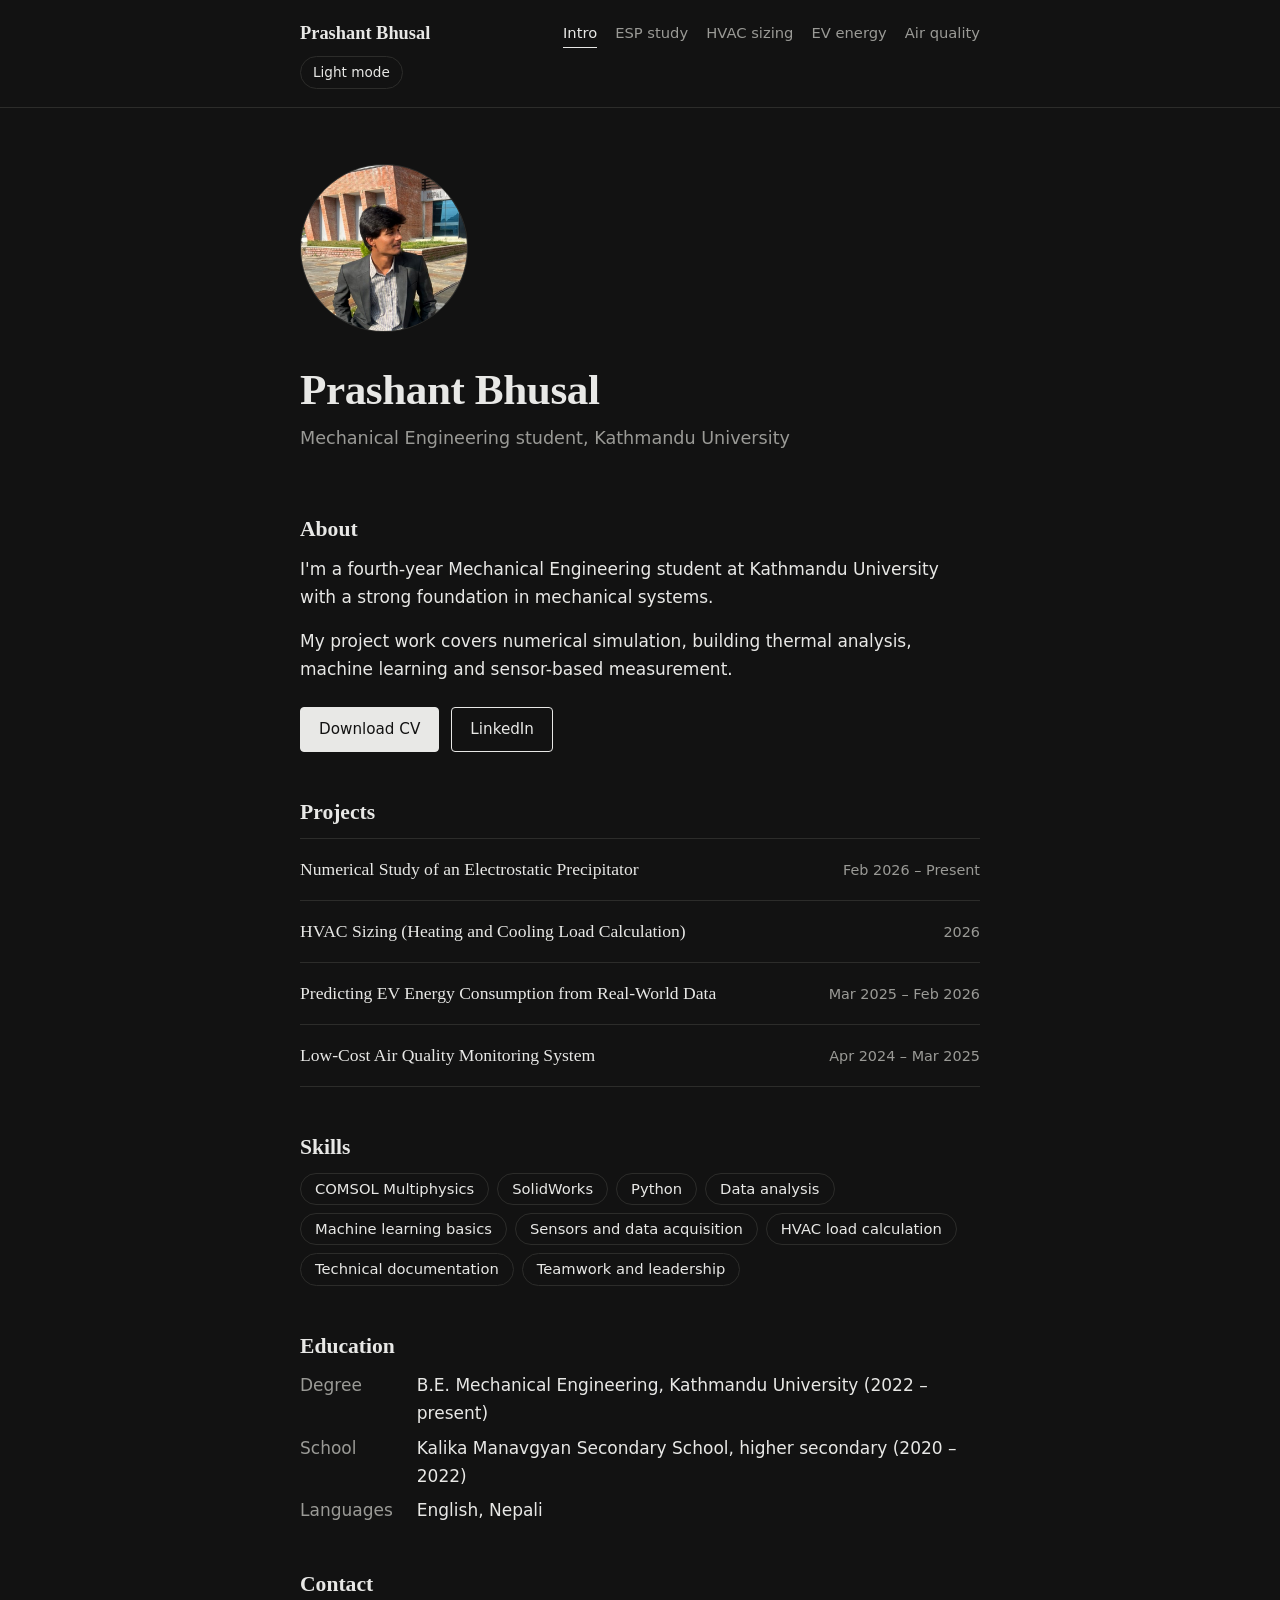
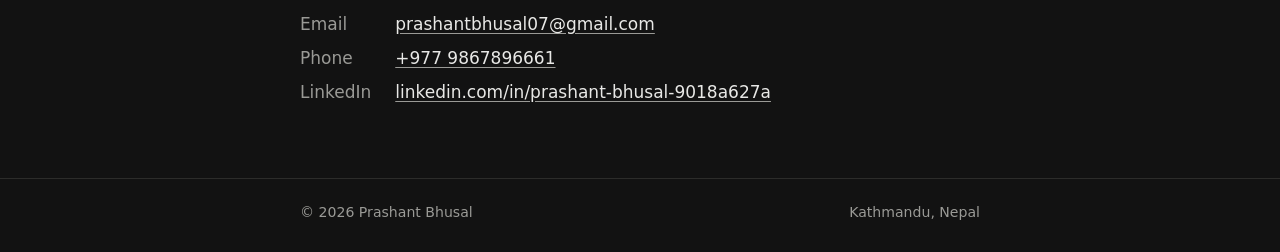
<file: index.html>
<!doctype html><html><head><meta charset=utf8><meta name=viewport content="width=device-width,initial-scale=1,viewport-fit=cover"><style>:root{color-scheme:light;box-sizing:border-box;padding-top:env(safe-area-inset-top,0px);padding-bottom:env(safe-area-inset-bottom,0px)}html{scroll-padding-top:env(safe-area-inset-top,0px)}body{margin:0;padding:0;font:14px -apple-system,BlinkMacSystemFont,sans-serif;background:#fff;color:#000}img{max-width:100%}[hidden]:not([hidden=until-found i]){display:none!important}</style></head><body>
<title>Prashant Bhusal Portfolio</title>
  <meta name="description" content="Prashant Bhusal is a fourth-year Mechanical Engineering student at Kathmandu University with project work in numerical simulation, building thermal analysis, machine learning and sensors.">
  <script>try{var t=localStorage.getItem("theme");if(t==="light"||t==="dark")document.documentElement.setAttribute("data-theme",t)}catch(e){}</script>
  <link rel="stylesheet" href="style.css">
<header class="site-header">
    <div class="wrap">
      <a class="brand" href="index.html">Prashant Bhusal</a>
      <nav class="nav" aria-label="Main">
        <a href="index.html" aria-current="page">Intro</a>
        <a href="project-esp.html">ESP study</a>
        <a href="project-hvac.html">HVAC sizing</a>
        <a href="project-ev.html">EV energy</a>
        <a href="project-air-quality.html">Air quality</a>
      </nav>
      <button class="theme-toggle" id="theme-toggle" type="button">Light mode</button>
    </div>
  </header>

  <main>
    <div class="wrap">
      <section class="hero">
        <div class="portrait">
          <span aria-hidden="true">PB</span>
          <img src="assets/photo.jpg" alt="Portrait of Prashant Bhusal" onerror="this.remove()">
        </div>
        <div>
          <h1>Prashant Bhusal</h1>
          <p class="lead">Mechanical Engineering student, Kathmandu University</p>
        </div>
      </section>

      <h2>About</h2>
      <p>I'm a fourth-year Mechanical Engineering student at Kathmandu University with a strong foundation in mechanical systems.</p>
      <p>My project work covers numerical simulation, building thermal analysis, machine learning and sensor-based measurement.</p>
      <div class="actions">
        <a class="button primary" href="assets/Prashant_Bhusal_CV.pdf">Download CV</a>
        <a class="button" href="https://www.linkedin.com/in/prashant-bhusal-9018a627a/" rel="noopener">LinkedIn</a>
      </div>

      <h2>Projects</h2>
      <ul class="project-list">
        <li><a href="project-esp.html"><span class="p-title">Numerical Study of an Electrostatic Precipitator</span><span class="p-date">Feb 2026 – Present</span></a></li>
        <li><a href="project-hvac.html"><span class="p-title">HVAC Sizing (Heating and Cooling Load Calculation)</span><span class="p-date">2026</span></a></li>
        <li><a href="project-ev.html"><span class="p-title">Predicting EV Energy Consumption from Real-World Data</span><span class="p-date">Mar 2025 – Feb 2026</span></a></li>
        <li><a href="project-air-quality.html"><span class="p-title">Low-Cost Air Quality Monitoring System</span><span class="p-date">Apr 2024 – Mar 2025</span></a></li>
      </ul>

      <h2>Skills</h2>
      <ul class="tags">
        <li>COMSOL Multiphysics</li>
        <li>SolidWorks</li>
        <li>Python</li>
        <li>Data analysis</li>
        <li>Machine learning basics</li>
        <li>Sensors and data acquisition</li>
        <li>HVAC load calculation</li>
        <li>Technical documentation</li>
        <li>Teamwork and leadership</li>
      </ul>

      <h2>Education</h2>
      <dl class="facts">
        <dt>Degree</dt><dd>B.E. Mechanical Engineering, Kathmandu University (2022 – present)</dd>
        <dt>School</dt><dd>Kalika Manavgyan Secondary School, higher secondary (2020 – 2022)</dd>
        <dt>Languages</dt><dd>English, Nepali</dd>
      </dl>

      <h2>Contact</h2>
      <dl class="facts">
        <dt>Email</dt><dd><a href="mailto:prashantbhusal07@gmail.com">prashantbhusal07@gmail.com</a></dd>
        <dt>Phone</dt><dd><a href="tel:+9779867896661">+977 9867896661</a></dd>
        <dt>LinkedIn</dt><dd><a href="https://www.linkedin.com/in/prashant-bhusal-9018a627a/" rel="noopener">linkedin.com/in/prashant-bhusal-9018a627a</a></dd>
      </dl>
    </div>
  </main>

  <footer class="site-footer">
    <div class="wrap">
      <span>© 2026 Prashant Bhusal</span>
      <span>Kathmandu, Nepal</span>
    </div>
  </footer>
  <script src="script.js"></script>

</body></html>
</file>
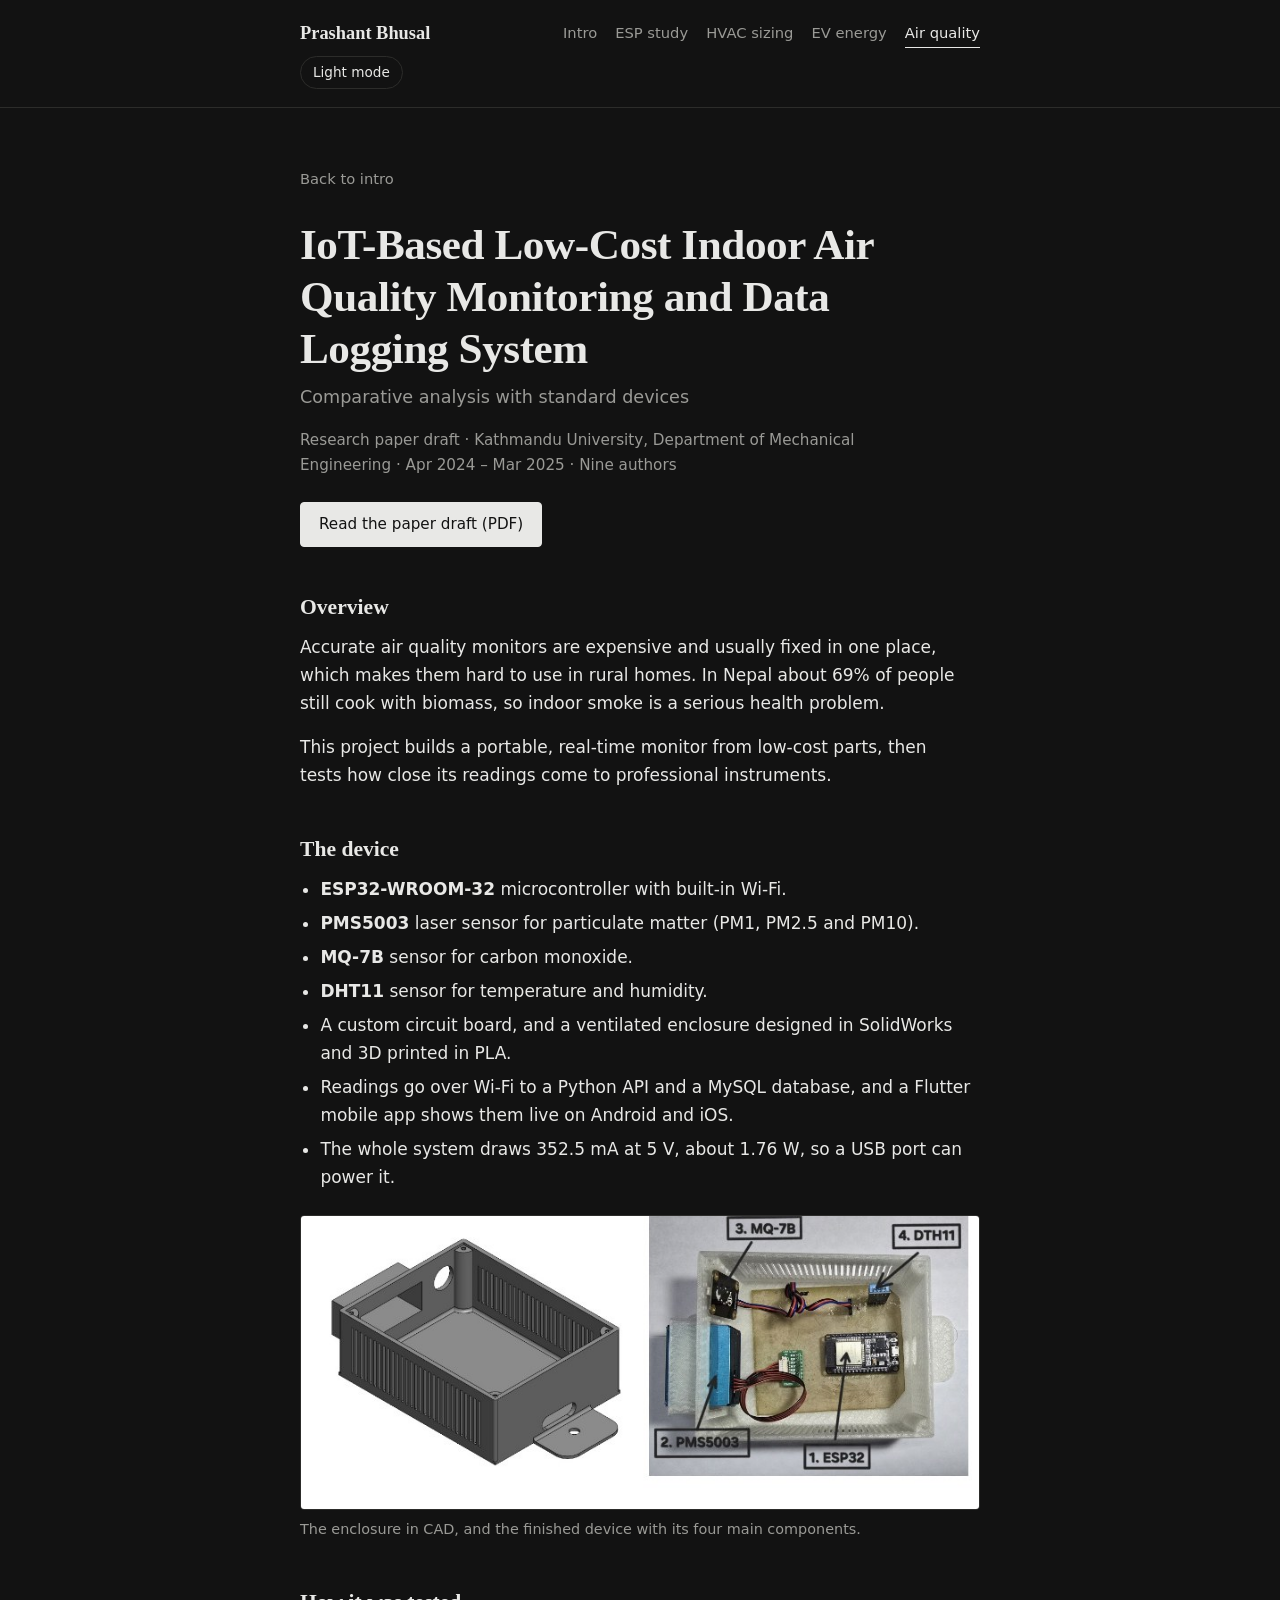
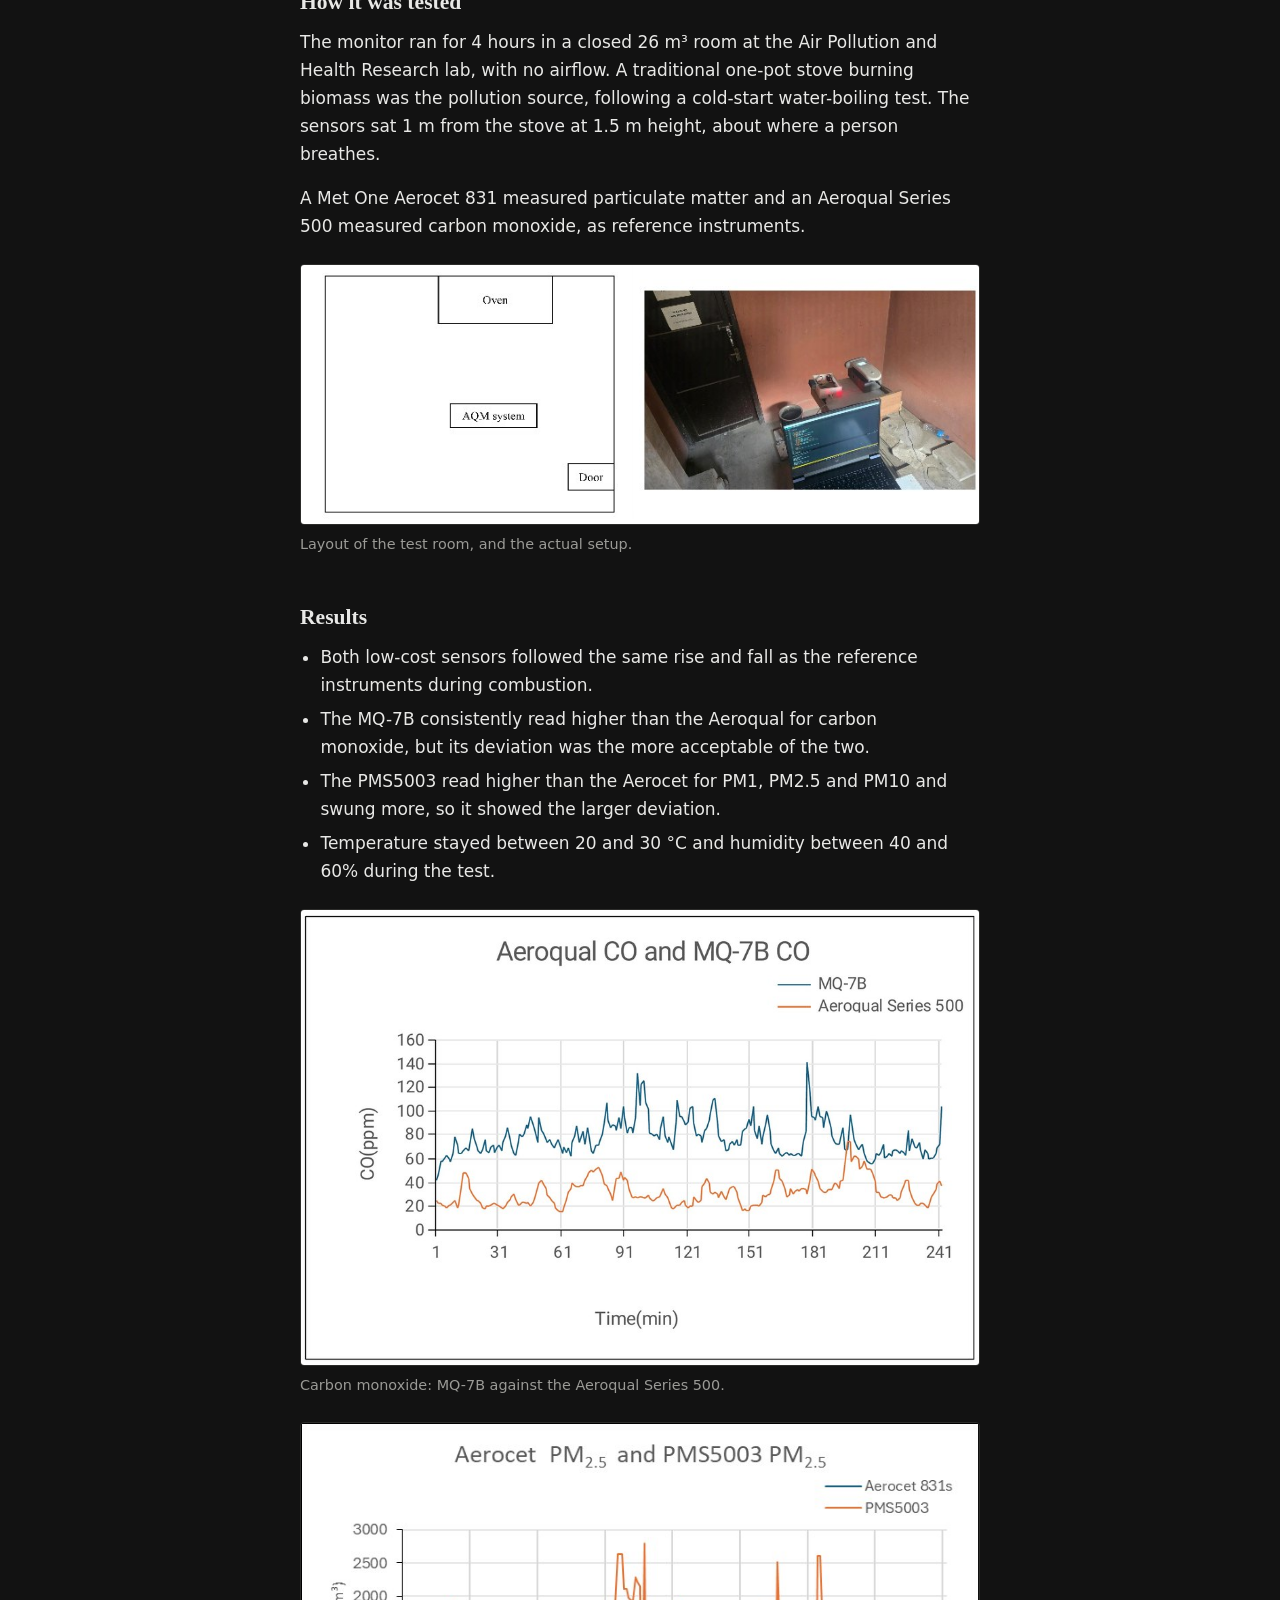
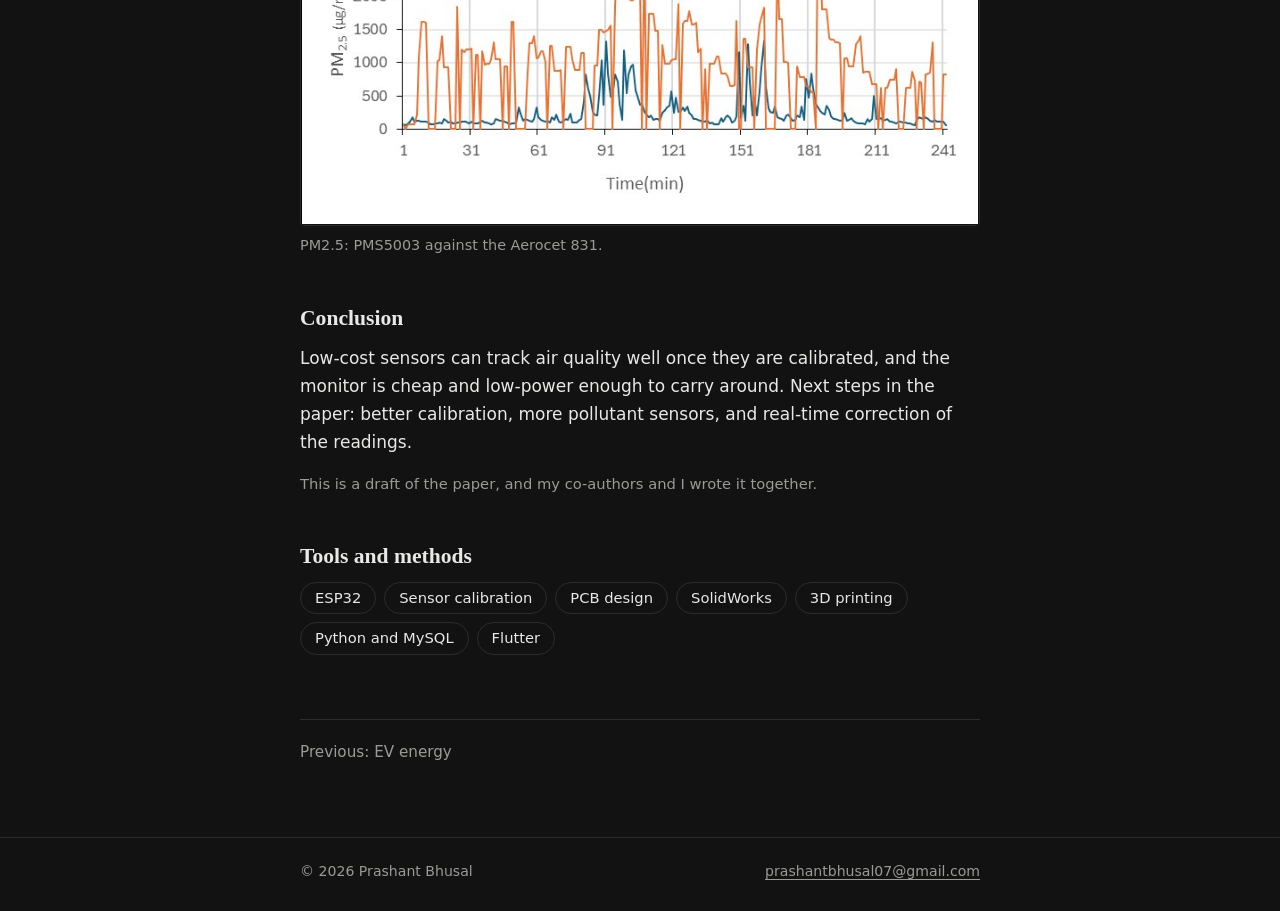
<file: project-air-quality.html>
<!doctype html>
<html lang="en" data-theme="dark">
<head>
  <meta charset="utf-8">
  <meta name="viewport" content="width=device-width, initial-scale=1">
  <title>Low-Cost Air Quality Monitor | Prashant Bhusal</title>
  <meta name="description" content="A portable, low-cost indoor air quality monitor built around an ESP32 and three sensors, tested against standard instruments during biomass cooking.">
  <script>try{var t=localStorage.getItem("theme");if(t==="light"||t==="dark")document.documentElement.setAttribute("data-theme",t)}catch(e){}</script>
  <link rel="stylesheet" href="style.css">
</head>
<body>
  <header class="site-header">
    <div class="wrap">
      <a class="brand" href="index.html">Prashant Bhusal</a>
      <nav class="nav" aria-label="Main">
        <a href="index.html">Intro</a>
        <a href="project-esp.html">ESP study</a>
        <a href="project-hvac.html">HVAC sizing</a>
        <a href="project-ev.html">EV energy</a>
        <a href="project-air-quality.html" aria-current="page">Air quality</a>
      </nav>
      <button class="theme-toggle" id="theme-toggle" type="button">Light mode</button>
    </div>
  </header>

  <main>
    <div class="wrap">
      <a class="back" href="index.html">Back to intro</a>
      <h1>IoT-Based Low-Cost Indoor Air Quality Monitoring and Data Logging System</h1>
      <p class="lead">Comparative analysis with standard devices</p>
      <p class="meta">Research paper draft · Kathmandu University, Department of Mechanical Engineering · Apr 2024 – Mar 2025 · Nine authors</p>
      <div class="actions">
        <a class="button primary" href="assets/Air_Quality_Monitor_Paper.pdf">Read the paper draft (PDF)</a>
      </div>

      <h2>Overview</h2>
      <p>Accurate air quality monitors are expensive and usually fixed in one place, which makes them hard to use in rural homes. In Nepal about 69% of people still cook with biomass, so indoor smoke is a serious health problem.</p>
      <p>This project builds a portable, real-time monitor from low-cost parts, then tests how close its readings come to professional instruments.</p>

      <h2>The device</h2>
      <ul class="plain">
        <li><strong>ESP32-WROOM-32</strong> microcontroller with built-in Wi-Fi.</li>
        <li><strong>PMS5003</strong> laser sensor for particulate matter (PM1, PM2.5 and PM10).</li>
        <li><strong>MQ-7B</strong> sensor for carbon monoxide.</li>
        <li><strong>DHT11</strong> sensor for temperature and humidity.</li>
        <li>A custom circuit board, and a ventilated enclosure designed in SolidWorks and 3D printed in PLA.</li>
        <li>Readings go over Wi-Fi to a Python API and a MySQL database, and a Flutter mobile app shows them live on Android and iOS.</li>
        <li>The whole system draws 352.5 mA at 5 V, about 1.76 W, so a USB port can power it.</li>
      </ul>
      <figure class="fig">
        <img src="assets/aq-device.jpg" alt="CAD model of the enclosure beside a photo of the finished device with the ESP32, PMS5003, MQ-7B and DHT11 labelled" loading="lazy">
        <figcaption>The enclosure in CAD, and the finished device with its four main components.</figcaption>
      </figure>

      <h2>How it was tested</h2>
      <p>The monitor ran for 4 hours in a closed 26 m³ room at the Air Pollution and Health Research lab, with no airflow. A traditional one-pot stove burning biomass was the pollution source, following a cold-start water-boiling test. The sensors sat 1 m from the stove at 1.5 m height, about where a person breathes.</p>
      <p>A Met One Aerocet 831 measured particulate matter and an Aeroqual Series 500 measured carbon monoxide, as reference instruments.</p>
      <figure class="fig">
        <img src="assets/aq-setup.jpg" alt="Floor plan of the test room and a photo of the monitor, laptop and reference instrument in place" loading="lazy">
        <figcaption>Layout of the test room, and the actual setup.</figcaption>
      </figure>

      <h2>Results</h2>
      <ul class="plain">
        <li>Both low-cost sensors followed the same rise and fall as the reference instruments during combustion.</li>
        <li>The MQ-7B consistently read higher than the Aeroqual for carbon monoxide, but its deviation was the more acceptable of the two.</li>
        <li>The PMS5003 read higher than the Aerocet for PM1, PM2.5 and PM10 and swung more, so it showed the larger deviation.</li>
        <li>Temperature stayed between 20 and 30 °C and humidity between 40 and 60% during the test.</li>
      </ul>
      <figure class="fig">
        <img src="assets/aq-co.jpg" alt="Line chart of carbon monoxide readings from the MQ-7B and the Aeroqual Series 500 over 241 minutes" loading="lazy">
        <figcaption>Carbon monoxide: MQ-7B against the Aeroqual Series 500.</figcaption>
      </figure>
      <figure class="fig">
        <img src="assets/aq-pm25.jpg" alt="Line chart of PM2.5 readings from the PMS5003 and the Aerocet 831 over 241 minutes" loading="lazy">
        <figcaption>PM2.5: PMS5003 against the Aerocet 831.</figcaption>
      </figure>

      <h2>Conclusion</h2>
      <p>Low-cost sensors can track air quality well once they are calibrated, and the monitor is cheap and low-power enough to carry around. Next steps in the paper: better calibration, more pollutant sensors, and real-time correction of the readings.</p>
      <p class="note">This is a draft of the paper, and my co-authors and I wrote it together.</p>

      <h2>Tools and methods</h2>
      <ul class="tags">
        <li>ESP32</li>
        <li>Sensor calibration</li>
        <li>PCB design</li>
        <li>SolidWorks</li>
        <li>3D printing</li>
        <li>Python and MySQL</li>
        <li>Flutter</li>
      </ul>

      <nav class="pager" aria-label="Projects">
        <a href="project-ev.html">Previous: EV energy</a>
        <span></span>
      </nav>
    </div>
  </main>

  <footer class="site-footer">
    <div class="wrap">
      <span>© 2026 Prashant Bhusal</span>
      <a href="mailto:prashantbhusal07@gmail.com">prashantbhusal07@gmail.com</a>
    </div>
  </footer>
  <script src="script.js"></script>
</body>
</html>
</file>
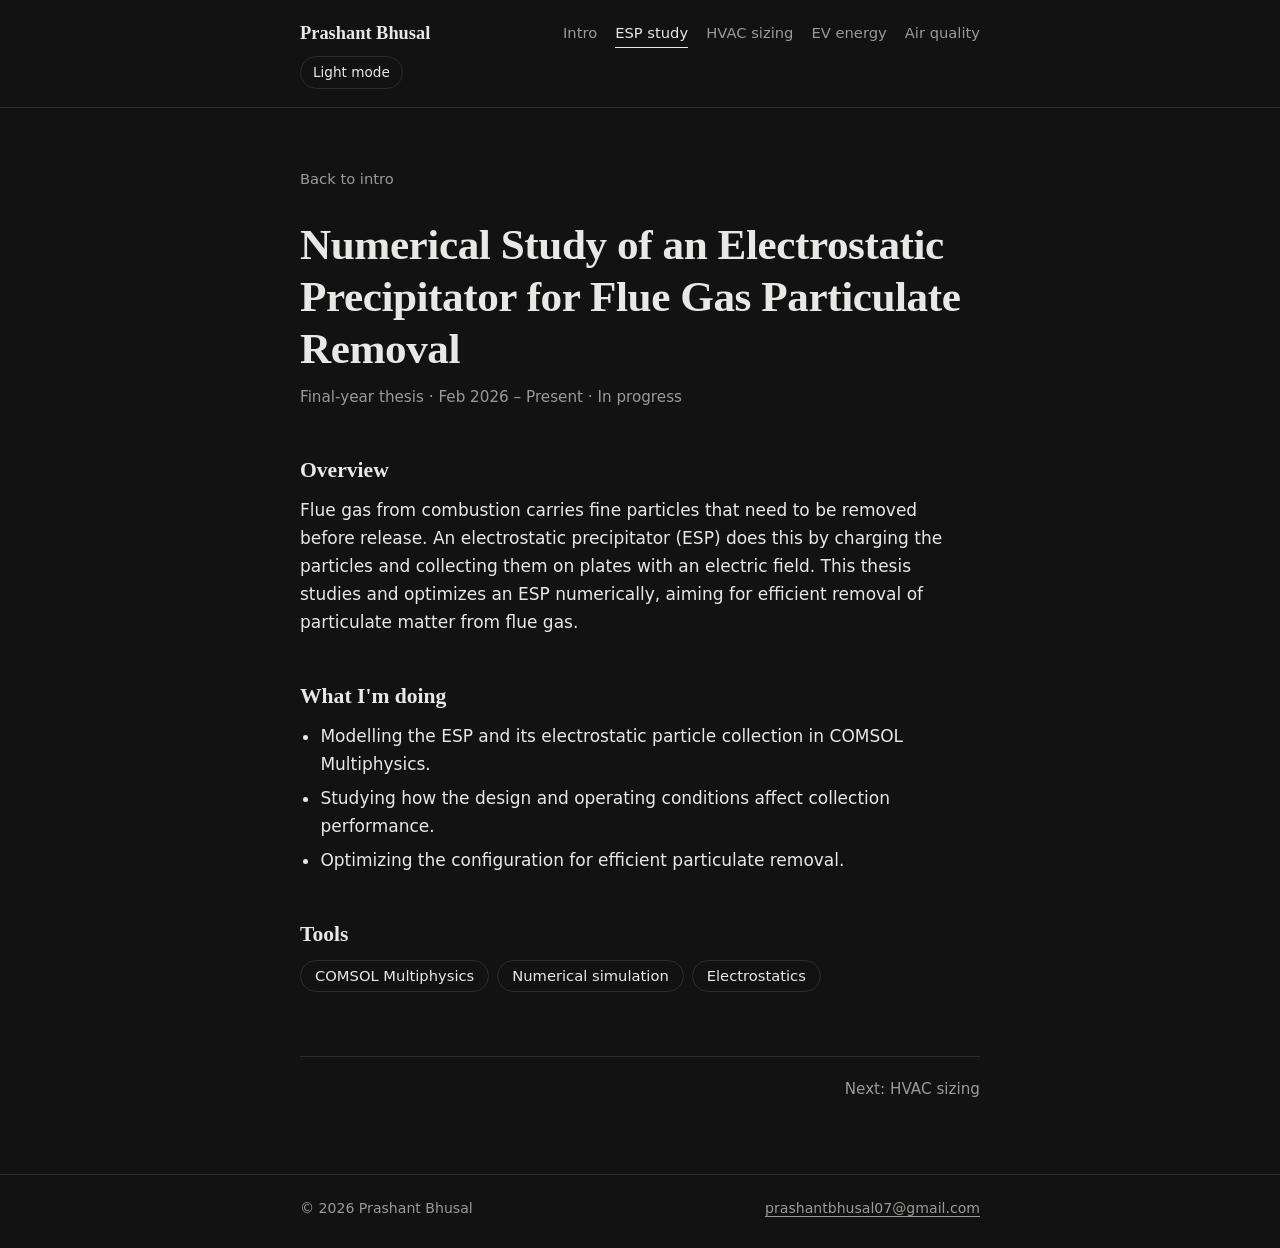
<file: project-esp.html>
<!doctype html>
<html lang="en" data-theme="dark">
<head>
  <meta charset="utf-8">
  <meta name="viewport" content="width=device-width, initial-scale=1">
  <title>Electrostatic Precipitator Study | Prashant Bhusal</title>
  <meta name="description" content="Numerical study and optimization of an electrostatic precipitator for removing particulate matter from flue gas.">
  <script>try{var t=localStorage.getItem("theme");if(t==="light"||t==="dark")document.documentElement.setAttribute("data-theme",t)}catch(e){}</script>
  <link rel="stylesheet" href="style.css">
</head>
<body>
  <header class="site-header">
    <div class="wrap">
      <a class="brand" href="index.html">Prashant Bhusal</a>
      <nav class="nav" aria-label="Main">
        <a href="index.html">Intro</a>
        <a href="project-esp.html" aria-current="page">ESP study</a>
        <a href="project-hvac.html">HVAC sizing</a>
        <a href="project-ev.html">EV energy</a>
        <a href="project-air-quality.html">Air quality</a>
      </nav>
      <button class="theme-toggle" id="theme-toggle" type="button">Light mode</button>
    </div>
  </header>

  <main>
    <div class="wrap">
      <a class="back" href="index.html">Back to intro</a>
      <h1>Numerical Study of an Electrostatic Precipitator for Flue Gas Particulate Removal</h1>
      <p class="meta">Final-year thesis · Feb 2026 – Present · In progress</p>

      <h2>Overview</h2>
      <p>Flue gas from combustion carries fine particles that need to be removed before release. An electrostatic precipitator (ESP) does this by charging the particles and collecting them on plates with an electric field. This thesis studies and optimizes an ESP numerically, aiming for efficient removal of particulate matter from flue gas.</p>

      <h2>What I'm doing</h2>
      <ul class="plain">
        <li>Modelling the ESP and its electrostatic particle collection in COMSOL Multiphysics.</li>
        <li>Studying how the design and operating conditions affect collection performance.</li>
        <li>Optimizing the configuration for efficient particulate removal.</li>
      </ul>

      <h2>Tools</h2>
      <ul class="tags">
        <li>COMSOL Multiphysics</li>
        <li>Numerical simulation</li>
        <li>Electrostatics</li>
      </ul>

      <nav class="pager" aria-label="Projects">
        <span></span>
        <a href="project-hvac.html">Next: HVAC sizing</a>
      </nav>
    </div>
  </main>

  <footer class="site-footer">
    <div class="wrap">
      <span>© 2026 Prashant Bhusal</span>
      <a href="mailto:prashantbhusal07@gmail.com">prashantbhusal07@gmail.com</a>
    </div>
  </footer>
  <script src="script.js"></script>
</body>
</html>
</file>
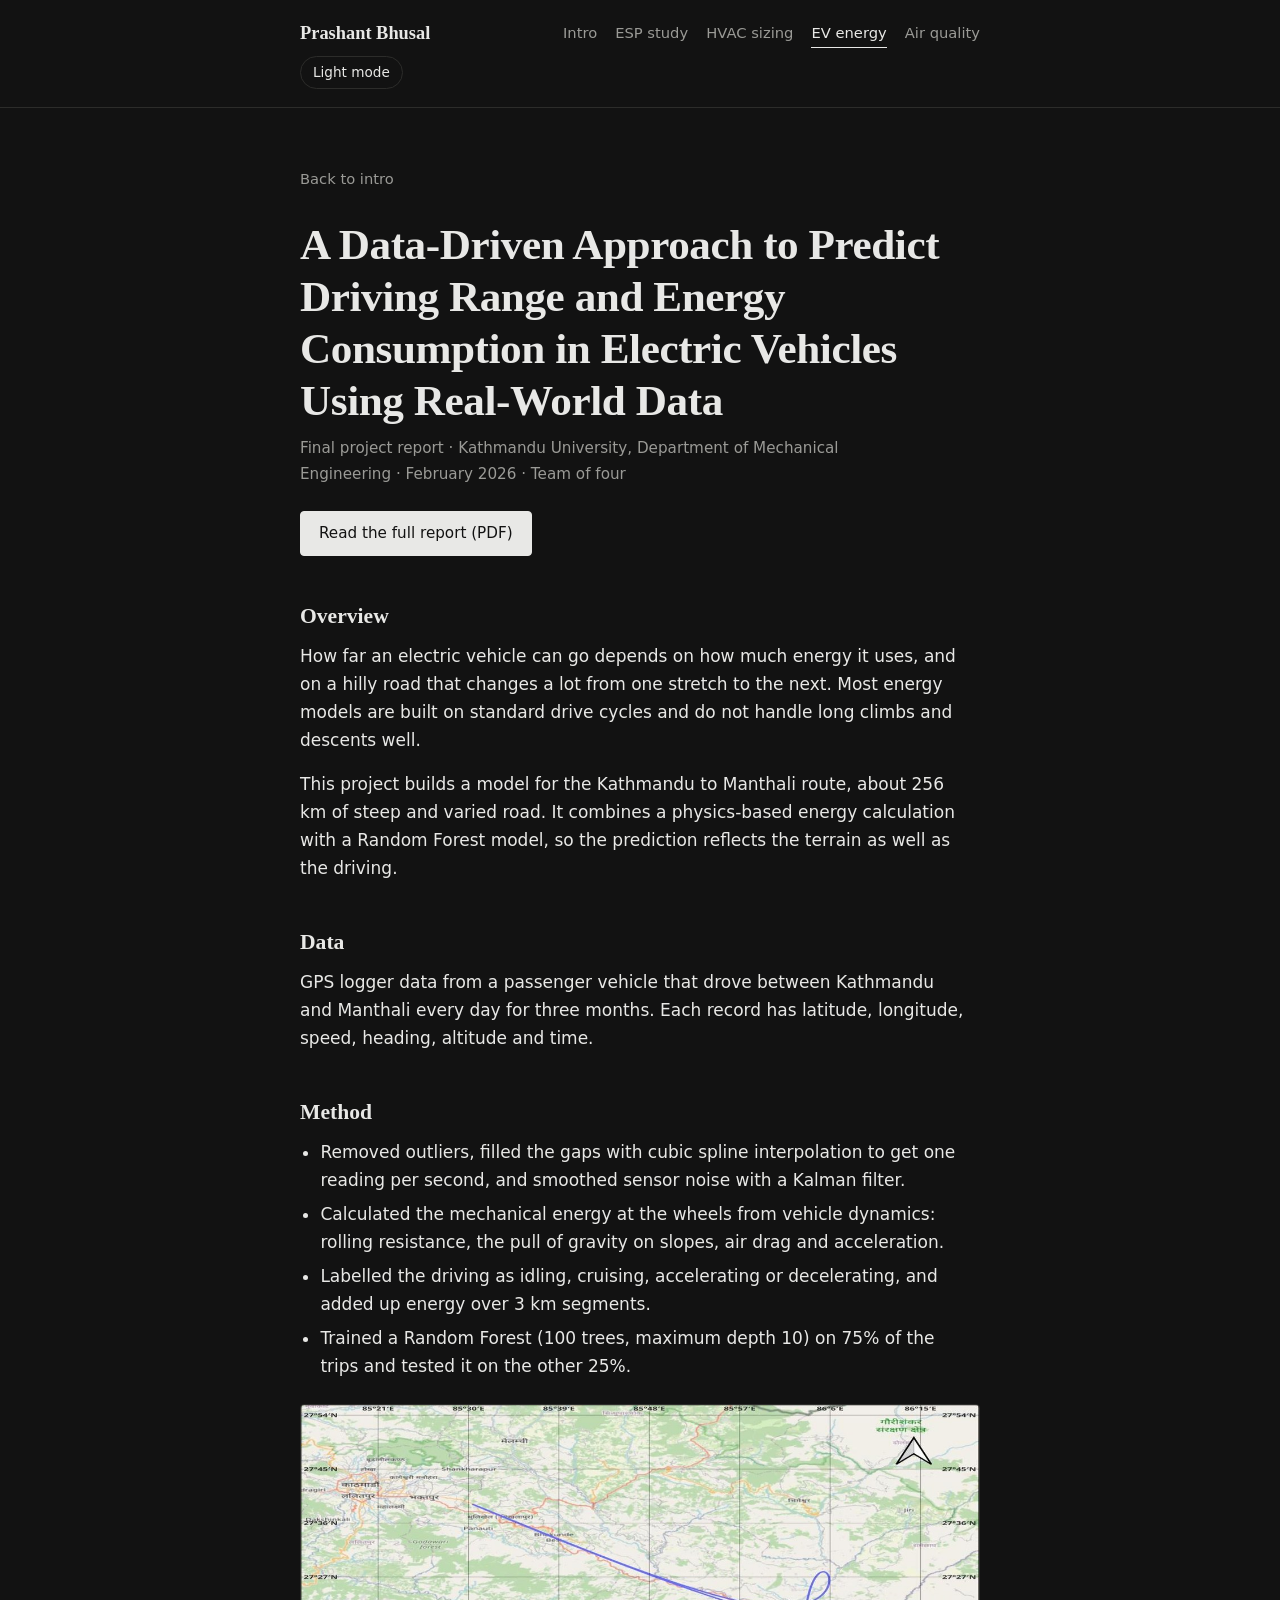
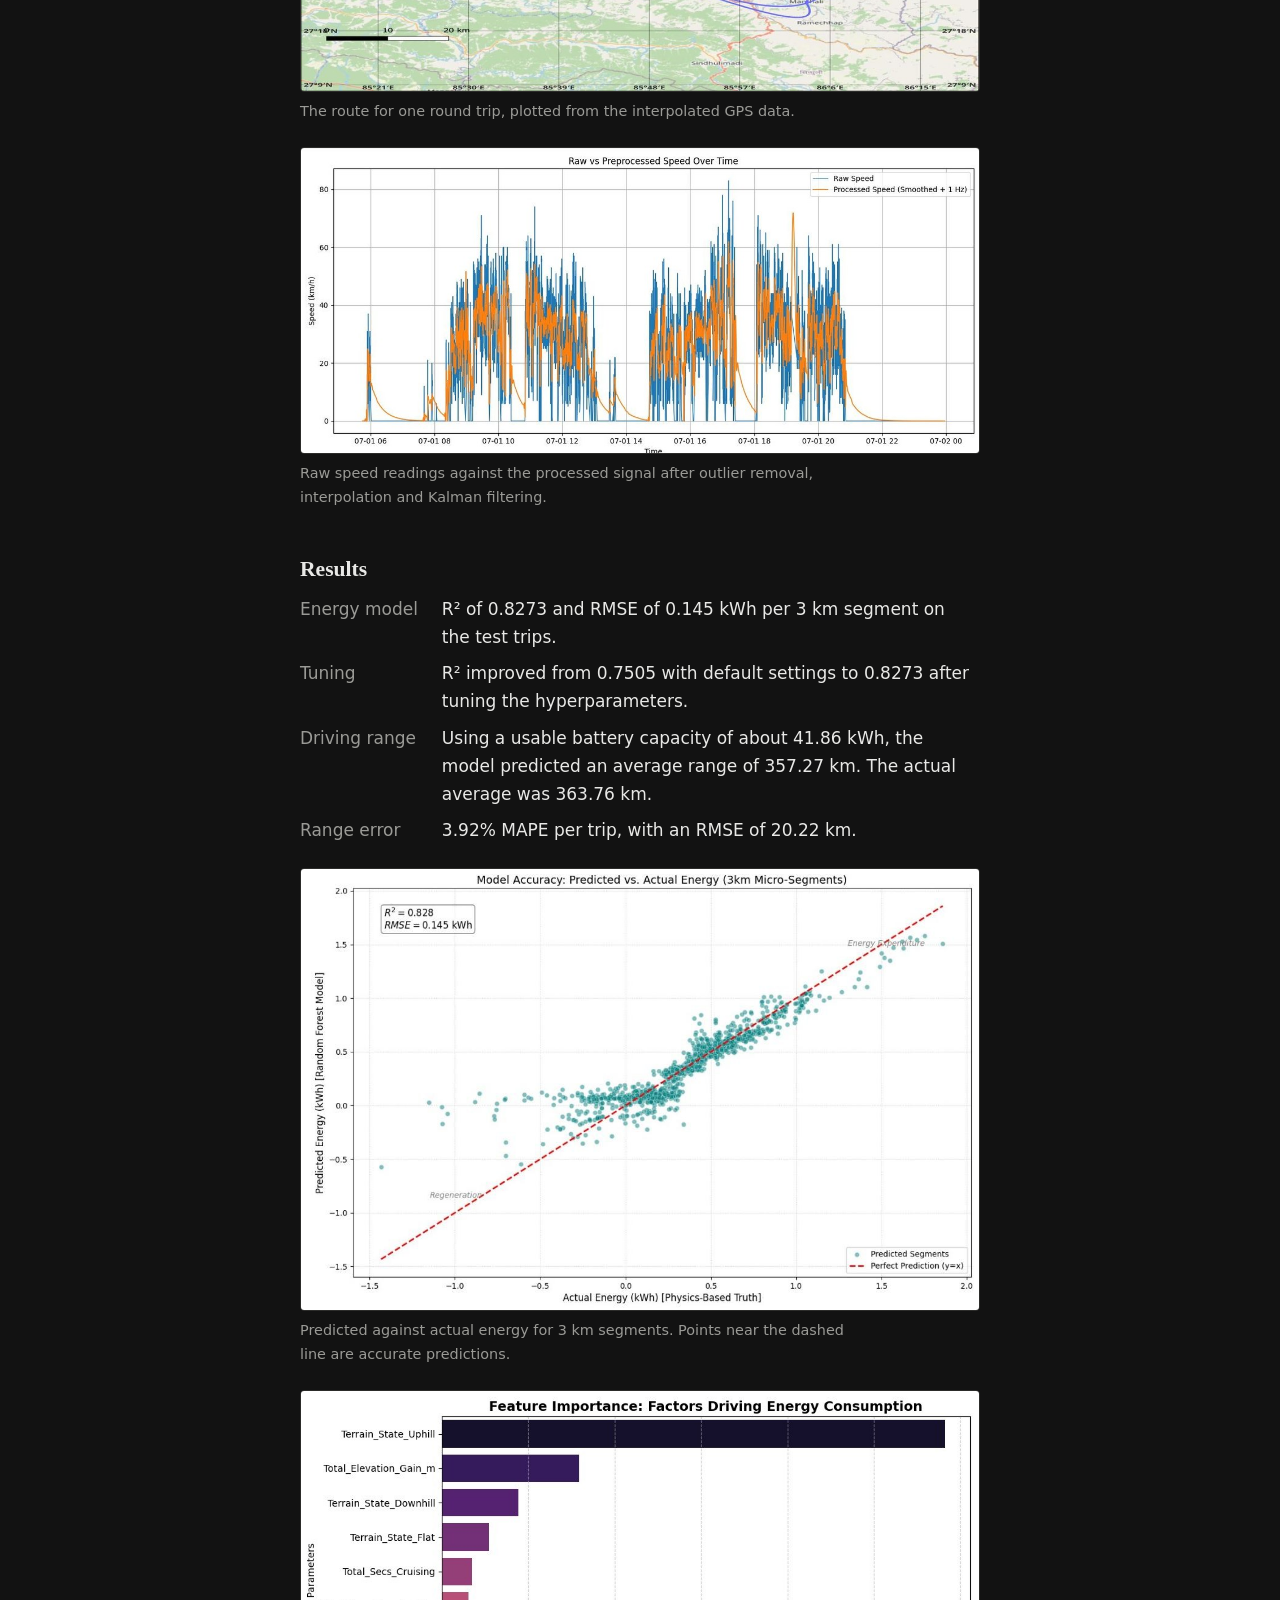
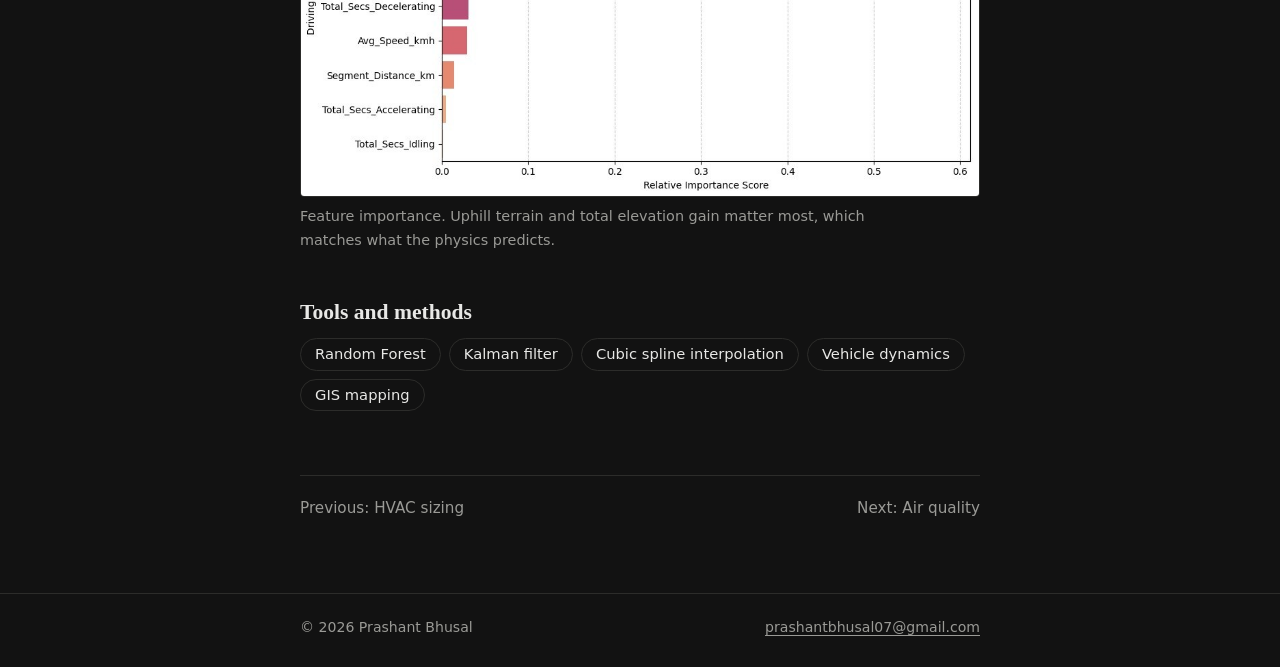
<file: project-ev.html>
<!doctype html>
<html lang="en" data-theme="dark">
<head>
  <meta charset="utf-8">
  <meta name="viewport" content="width=device-width, initial-scale=1">
  <title>EV Energy Prediction | Prashant Bhusal</title>
  <meta name="description" content="A terrain-sensitive machine learning model that predicts electric vehicle energy consumption and driving range on the hilly Kathmandu to Manthali route, using real-world GPS data.">
  <script>try{var t=localStorage.getItem("theme");if(t==="light"||t==="dark")document.documentElement.setAttribute("data-theme",t)}catch(e){}</script>
  <link rel="stylesheet" href="style.css">
</head>
<body>
  <header class="site-header">
    <div class="wrap">
      <a class="brand" href="index.html">Prashant Bhusal</a>
      <nav class="nav" aria-label="Main">
        <a href="index.html">Intro</a>
        <a href="project-esp.html">ESP study</a>
        <a href="project-hvac.html">HVAC sizing</a>
        <a href="project-ev.html" aria-current="page">EV energy</a>
        <a href="project-air-quality.html">Air quality</a>
      </nav>
      <button class="theme-toggle" id="theme-toggle" type="button">Light mode</button>
    </div>
  </header>

  <main>
    <div class="wrap">
      <a class="back" href="index.html">Back to intro</a>
      <h1>A Data-Driven Approach to Predict Driving Range and Energy Consumption in Electric Vehicles Using Real-World Data</h1>
      <p class="meta">Final project report · Kathmandu University, Department of Mechanical Engineering · February 2026 · Team of four</p>
      <div class="actions">
        <a class="button primary" href="assets/EV_Energy_Prediction_Report.pdf">Read the full report (PDF)</a>
      </div>

      <h2>Overview</h2>
      <p>How far an electric vehicle can go depends on how much energy it uses, and on a hilly road that changes a lot from one stretch to the next. Most energy models are built on standard drive cycles and do not handle long climbs and descents well.</p>
      <p>This project builds a model for the Kathmandu to Manthali route, about 256 km of steep and varied road. It combines a physics-based energy calculation with a Random Forest model, so the prediction reflects the terrain as well as the driving.</p>

      <h2>Data</h2>
      <p>GPS logger data from a passenger vehicle that drove between Kathmandu and Manthali every day for three months. Each record has latitude, longitude, speed, heading, altitude and time.</p>

      <h2>Method</h2>
      <ul class="plain">
        <li>Removed outliers, filled the gaps with cubic spline interpolation to get one reading per second, and smoothed sensor noise with a Kalman filter.</li>
        <li>Calculated the mechanical energy at the wheels from vehicle dynamics: rolling resistance, the pull of gravity on slopes, air drag and acceleration.</li>
        <li>Labelled the driving as idling, cruising, accelerating or decelerating, and added up energy over 3 km segments.</li>
        <li>Trained a Random Forest (100 trees, maximum depth 10) on 75% of the trips and tested it on the other 25%.</li>
      </ul>

      <figure class="fig">
        <img src="assets/ev-route.jpg" alt="Map of the Kathmandu to Manthali route drawn from the interpolated GPS data" loading="lazy">
        <figcaption>The route for one round trip, plotted from the interpolated GPS data.</figcaption>
      </figure>
      <figure class="fig">
        <img src="assets/ev-preprocessing.jpg" alt="Line chart of raw and processed vehicle speed over one day" loading="lazy">
        <figcaption>Raw speed readings against the processed signal after outlier removal, interpolation and Kalman filtering.</figcaption>
      </figure>

      <h2>Results</h2>
      <dl class="results">
        <dt>Energy model</dt><dd>R² of 0.8273 and RMSE of 0.145 kWh per 3 km segment on the test trips.</dd>
        <dt>Tuning</dt><dd>R² improved from 0.7505 with default settings to 0.8273 after tuning the hyperparameters.</dd>
        <dt>Driving range</dt><dd>Using a usable battery capacity of about 41.86 kWh, the model predicted an average range of 357.27 km. The actual average was 363.76 km.</dd>
        <dt>Range error</dt><dd>3.92% MAPE per trip, with an RMSE of 20.22 km.</dd>
      </dl>
      <figure class="fig">
        <img src="assets/ev-accuracy.jpg" alt="Scatter plot of predicted against actual energy for 3 km segments, close to the perfect prediction line" loading="lazy">
        <figcaption>Predicted against actual energy for 3 km segments. Points near the dashed line are accurate predictions.</figcaption>
      </figure>
      <figure class="fig">
        <img src="assets/ev-features.jpg" alt="Bar chart of feature importance, led by uphill terrain and total elevation gain" loading="lazy">
        <figcaption>Feature importance. Uphill terrain and total elevation gain matter most, which matches what the physics predicts.</figcaption>
      </figure>

      <h2>Tools and methods</h2>
      <ul class="tags">
        <li>Random Forest</li>
        <li>Kalman filter</li>
        <li>Cubic spline interpolation</li>
        <li>Vehicle dynamics</li>
        <li>GIS mapping</li>
      </ul>

      <nav class="pager" aria-label="Projects">
        <a href="project-hvac.html">Previous: HVAC sizing</a>
        <a href="project-air-quality.html">Next: Air quality</a>
      </nav>
    </div>
  </main>

  <footer class="site-footer">
    <div class="wrap">
      <span>© 2026 Prashant Bhusal</span>
      <a href="mailto:prashantbhusal07@gmail.com">prashantbhusal07@gmail.com</a>
    </div>
  </footer>
  <script src="script.js"></script>
</body>
</html>
</file>
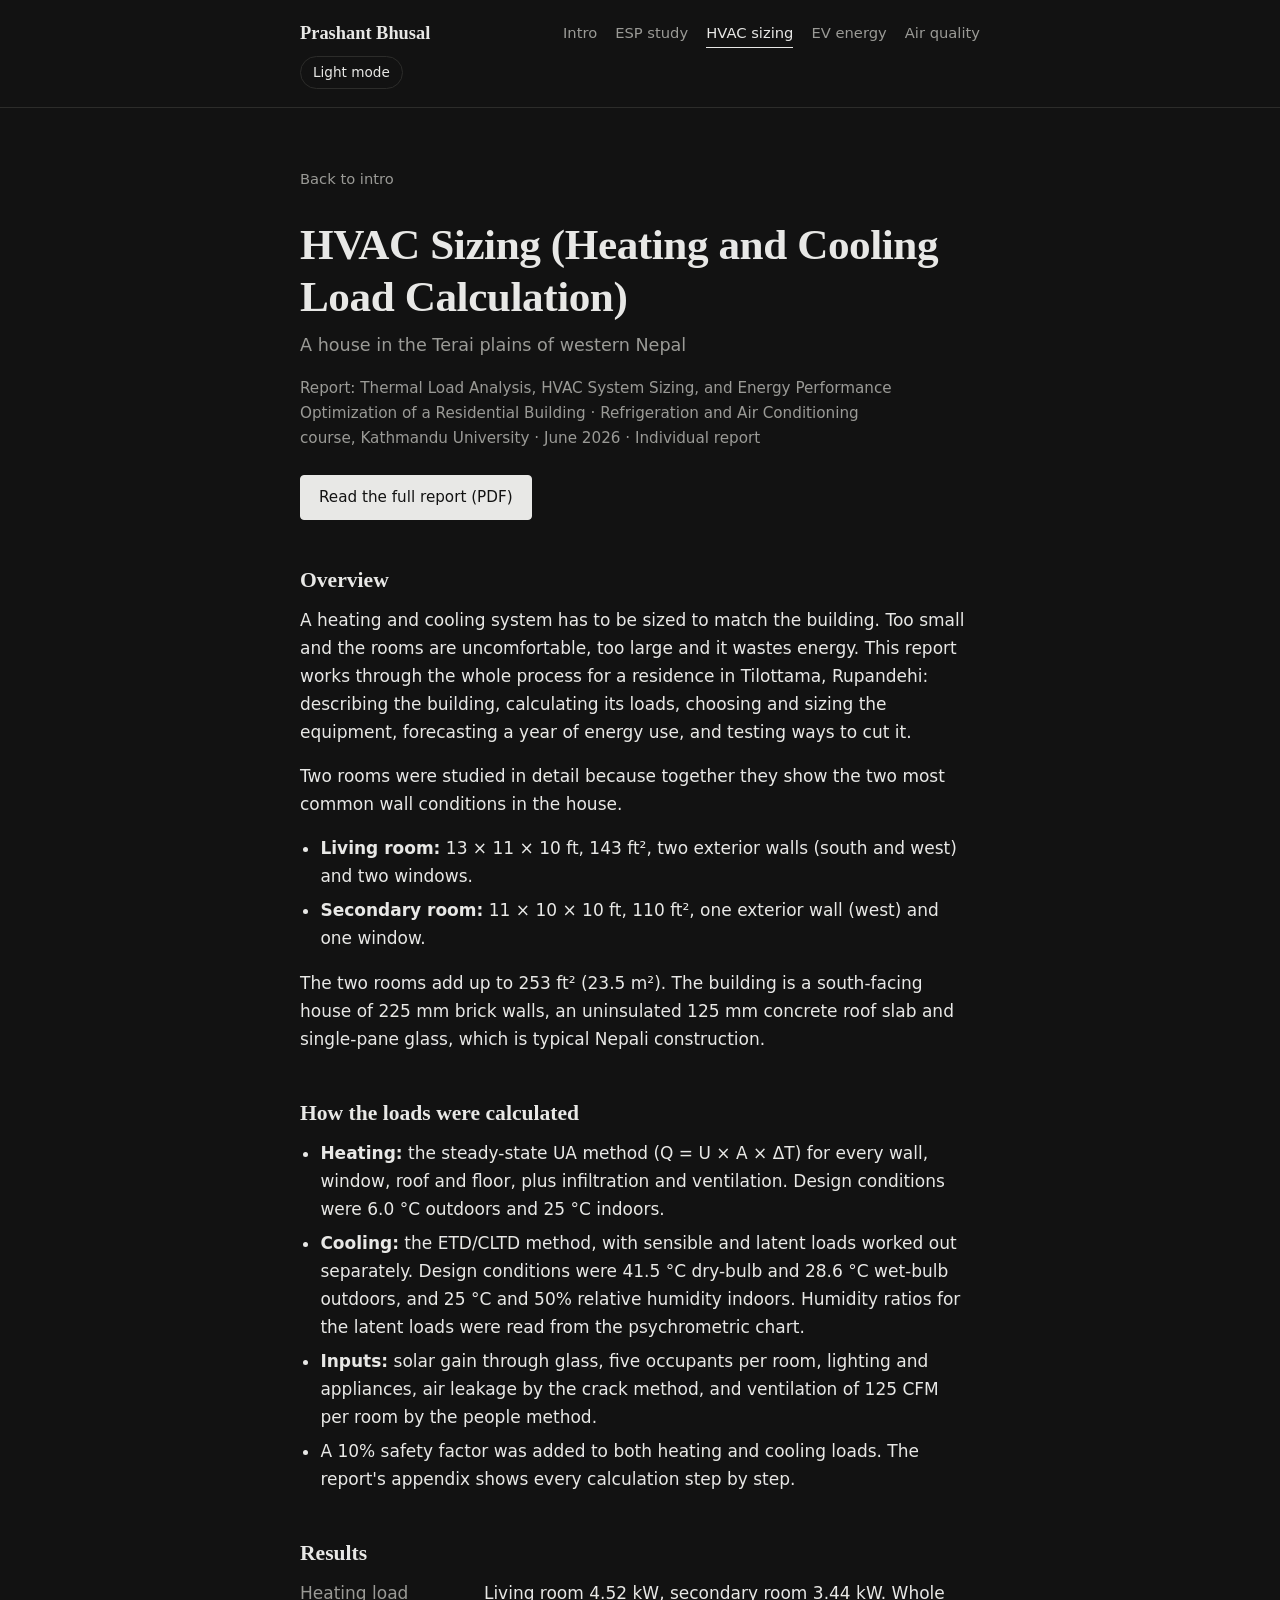
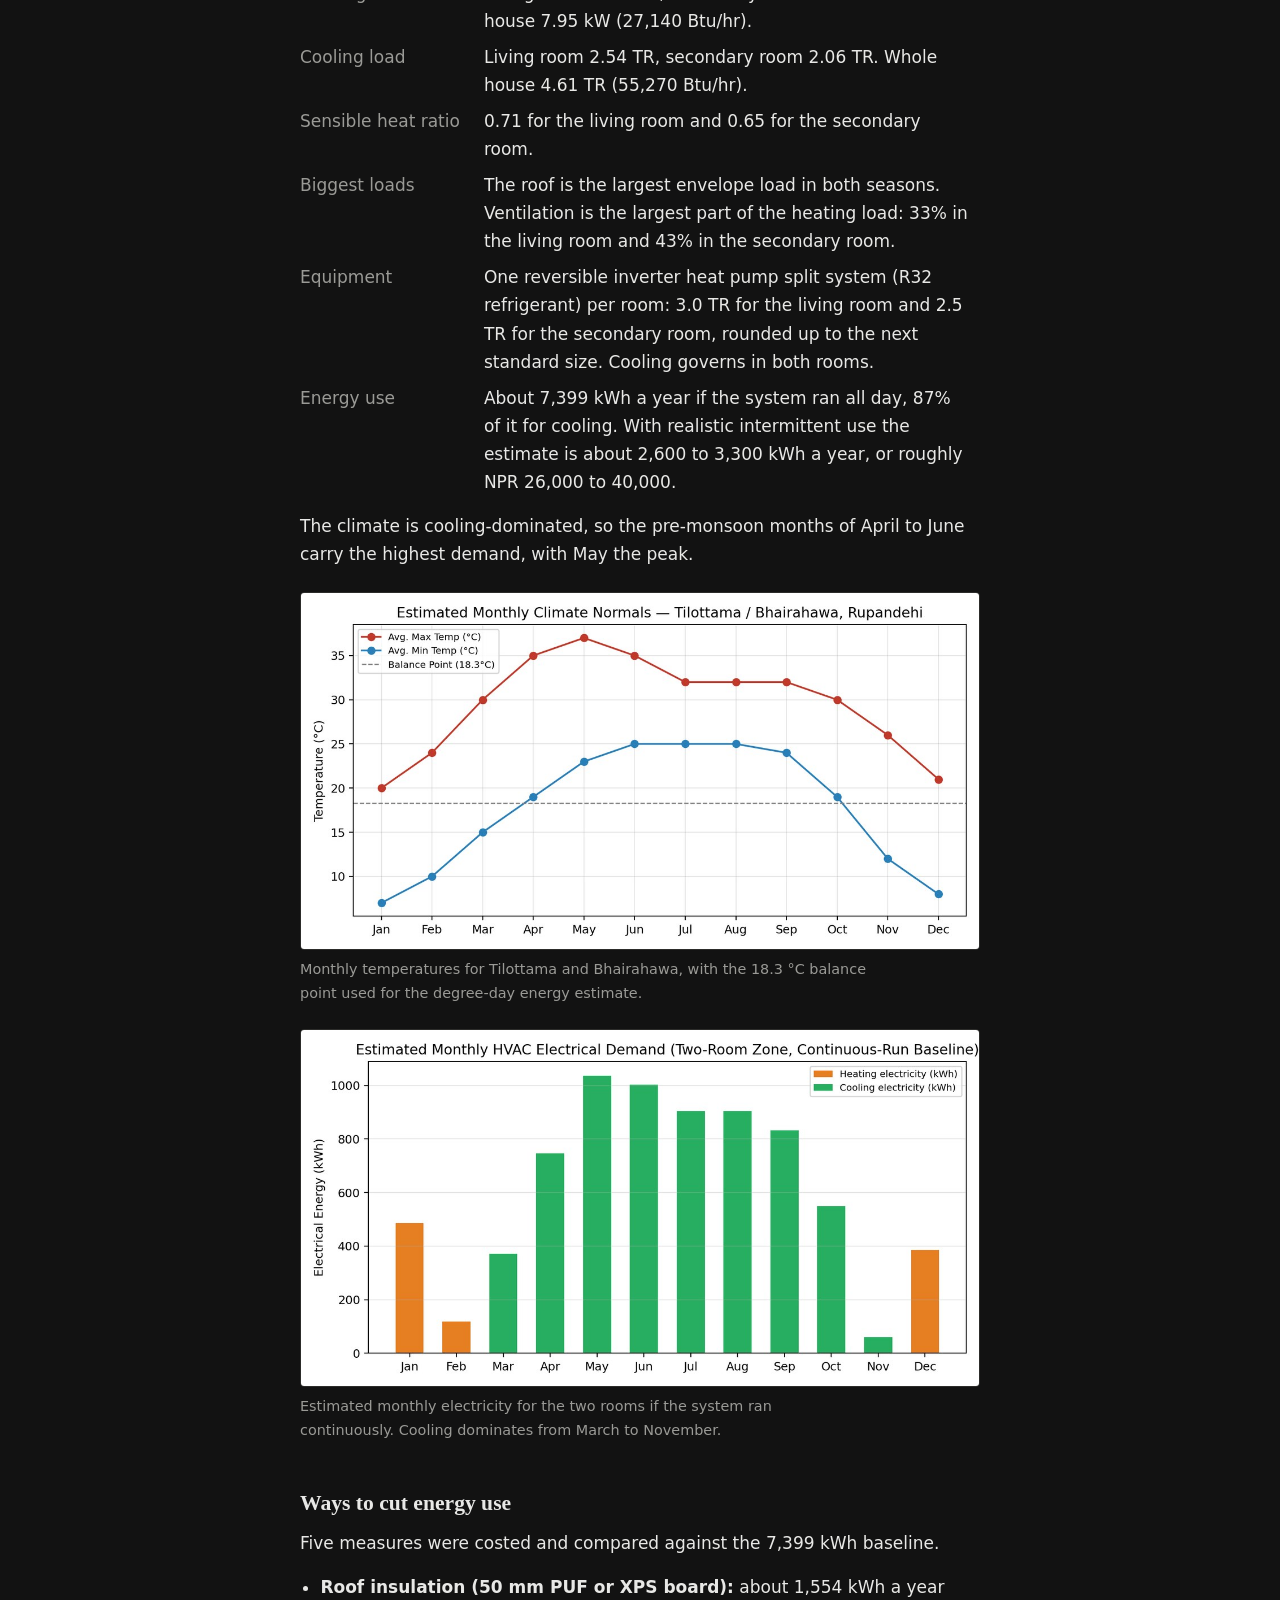
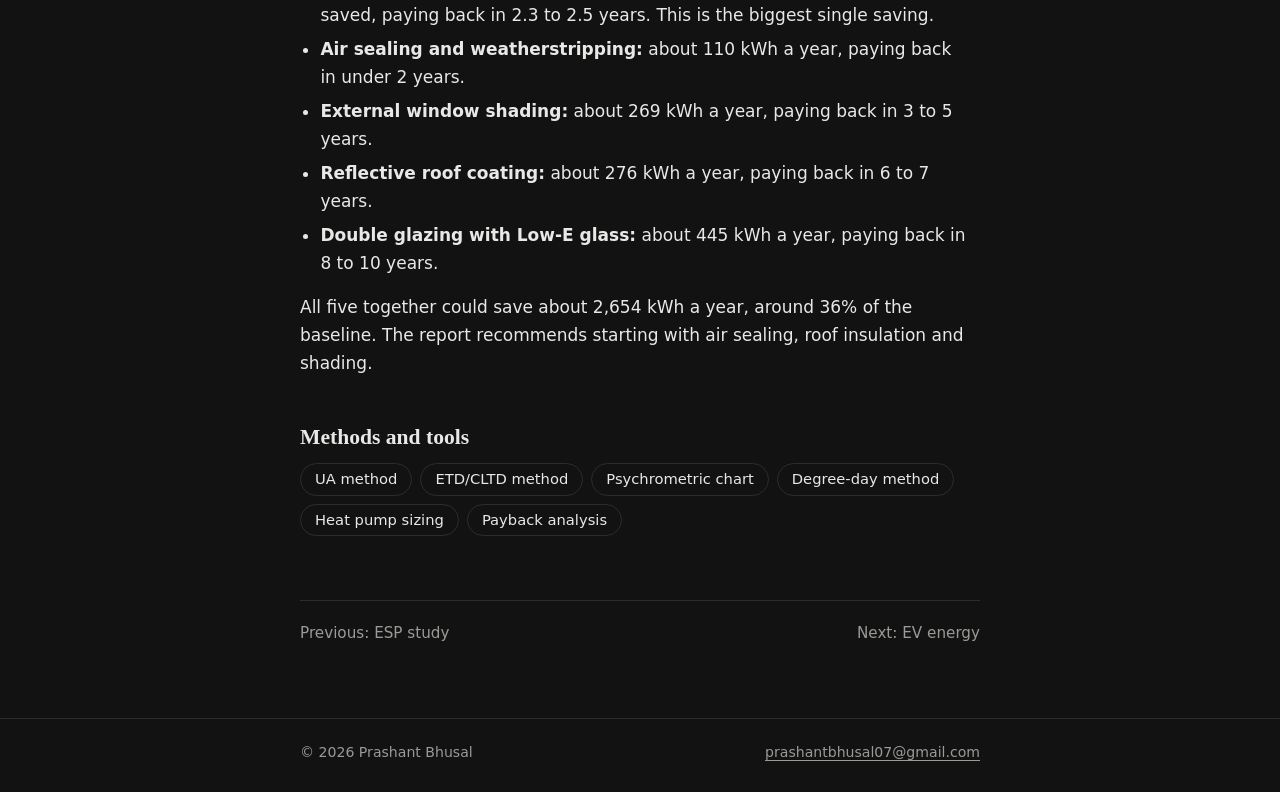
<file: project-hvac.html>
<!doctype html>
<html lang="en" data-theme="dark">
<head>
  <meta charset="utf-8">
  <meta name="viewport" content="width=device-width, initial-scale=1">
  <title>HVAC Sizing | Prashant Bhusal</title>
  <meta name="description" content="Heating and cooling load calculation, heat pump sizing, seasonal energy forecast and efficiency measures for a residential building in the Terai plains of Nepal.">
  <script>try{var t=localStorage.getItem("theme");if(t==="light"||t==="dark")document.documentElement.setAttribute("data-theme",t)}catch(e){}</script>
  <link rel="stylesheet" href="style.css">
</head>
<body>
  <header class="site-header">
    <div class="wrap">
      <a class="brand" href="index.html">Prashant Bhusal</a>
      <nav class="nav" aria-label="Main">
        <a href="index.html">Intro</a>
        <a href="project-esp.html">ESP study</a>
        <a href="project-hvac.html" aria-current="page">HVAC sizing</a>
        <a href="project-ev.html">EV energy</a>
        <a href="project-air-quality.html">Air quality</a>
      </nav>
      <button class="theme-toggle" id="theme-toggle" type="button">Light mode</button>
    </div>
  </header>

  <main>
    <div class="wrap">
      <a class="back" href="index.html">Back to intro</a>
      <h1>HVAC Sizing (Heating and Cooling Load Calculation)</h1>
      <p class="lead">A house in the Terai plains of western Nepal</p>
      <p class="meta">Report: Thermal Load Analysis, HVAC System Sizing, and Energy Performance Optimization of a Residential Building · Refrigeration and Air Conditioning course, Kathmandu University · June 2026 · Individual report</p>
      <div class="actions">
        <a class="button primary" href="assets/Residential_HVAC_Design_Report.pdf">Read the full report (PDF)</a>
      </div>

      <h2>Overview</h2>
      <p>A heating and cooling system has to be sized to match the building. Too small and the rooms are uncomfortable, too large and it wastes energy. This report works through the whole process for a residence in Tilottama, Rupandehi: describing the building, calculating its loads, choosing and sizing the equipment, forecasting a year of energy use, and testing ways to cut it.</p>
      <p>Two rooms were studied in detail because together they show the two most common wall conditions in the house.</p>
      <ul class="plain">
        <li><strong>Living room:</strong> 13 × 11 × 10 ft, 143 ft², two exterior walls (south and west) and two windows.</li>
        <li><strong>Secondary room:</strong> 11 × 10 × 10 ft, 110 ft², one exterior wall (west) and one window.</li>
      </ul>
      <p>The two rooms add up to 253 ft² (23.5 m²). The building is a south-facing house of 225 mm brick walls, an uninsulated 125 mm concrete roof slab and single-pane glass, which is typical Nepali construction.</p>

      <h2>How the loads were calculated</h2>
      <ul class="plain">
        <li><strong>Heating:</strong> the steady-state UA method (Q = U × A × ΔT) for every wall, window, roof and floor, plus infiltration and ventilation. Design conditions were 6.0 °C outdoors and 25 °C indoors.</li>
        <li><strong>Cooling:</strong> the ETD/CLTD method, with sensible and latent loads worked out separately. Design conditions were 41.5 °C dry-bulb and 28.6 °C wet-bulb outdoors, and 25 °C and 50% relative humidity indoors. Humidity ratios for the latent loads were read from the psychrometric chart.</li>
        <li><strong>Inputs:</strong> solar gain through glass, five occupants per room, lighting and appliances, air leakage by the crack method, and ventilation of 125 CFM per room by the people method.</li>
        <li>A 10% safety factor was added to both heating and cooling loads. The report's appendix shows every calculation step by step.</li>
      </ul>

      <h2>Results</h2>
      <dl class="results">
        <dt>Heating load</dt><dd>Living room 4.52 kW, secondary room 3.44 kW. Whole house 7.95 kW (27,140 Btu/hr).</dd>
        <dt>Cooling load</dt><dd>Living room 2.54 TR, secondary room 2.06 TR. Whole house 4.61 TR (55,270 Btu/hr).</dd>
        <dt>Sensible heat ratio</dt><dd>0.71 for the living room and 0.65 for the secondary room.</dd>
        <dt>Biggest loads</dt><dd>The roof is the largest envelope load in both seasons. Ventilation is the largest part of the heating load: 33% in the living room and 43% in the secondary room.</dd>
        <dt>Equipment</dt><dd>One reversible inverter heat pump split system (R32 refrigerant) per room: 3.0 TR for the living room and 2.5 TR for the secondary room, rounded up to the next standard size. Cooling governs in both rooms.</dd>
        <dt>Energy use</dt><dd>About 7,399 kWh a year if the system ran all day, 87% of it for cooling. With realistic intermittent use the estimate is about 2,600 to 3,300 kWh a year, or roughly NPR 26,000 to 40,000.</dd>
      </dl>
      <p>The climate is cooling-dominated, so the pre-monsoon months of April to June carry the highest demand, with May the peak.</p>

      <figure class="fig">
        <img src="assets/hvac-climate.jpg" alt="Line chart of average monthly maximum and minimum temperature for Tilottama and Bhairahawa with the 18.3 degree balance point" loading="lazy">
        <figcaption>Monthly temperatures for Tilottama and Bhairahawa, with the 18.3 °C balance point used for the degree-day energy estimate.</figcaption>
      </figure>
      <figure class="fig">
        <img src="assets/hvac-demand.jpg" alt="Bar chart of estimated monthly heating and cooling electricity for the two rooms" loading="lazy">
        <figcaption>Estimated monthly electricity for the two rooms if the system ran continuously. Cooling dominates from March to November.</figcaption>
      </figure>

      <h2>Ways to cut energy use</h2>
      <p>Five measures were costed and compared against the 7,399 kWh baseline.</p>
      <ul class="plain">
        <li><strong>Roof insulation (50 mm PUF or XPS board):</strong> about 1,554 kWh a year saved, paying back in 2.3 to 2.5 years. This is the biggest single saving.</li>
        <li><strong>Air sealing and weatherstripping:</strong> about 110 kWh a year, paying back in under 2 years.</li>
        <li><strong>External window shading:</strong> about 269 kWh a year, paying back in 3 to 5 years.</li>
        <li><strong>Reflective roof coating:</strong> about 276 kWh a year, paying back in 6 to 7 years.</li>
        <li><strong>Double glazing with Low-E glass:</strong> about 445 kWh a year, paying back in 8 to 10 years.</li>
      </ul>
      <p>All five together could save about 2,654 kWh a year, around 36% of the baseline. The report recommends starting with air sealing, roof insulation and shading.</p>

      <h2>Methods and tools</h2>
      <ul class="tags">
        <li>UA method</li>
        <li>ETD/CLTD method</li>
        <li>Psychrometric chart</li>
        <li>Degree-day method</li>
        <li>Heat pump sizing</li>
        <li>Payback analysis</li>
      </ul>

      <nav class="pager" aria-label="Projects">
        <a href="project-esp.html">Previous: ESP study</a>
        <a href="project-ev.html">Next: EV energy</a>
      </nav>
    </div>
  </main>

  <footer class="site-footer">
    <div class="wrap">
      <span>© 2026 Prashant Bhusal</span>
      <a href="mailto:prashantbhusal07@gmail.com">prashantbhusal07@gmail.com</a>
    </div>
  </footer>
  <script src="script.js"></script>
</body>
</html>
</file>
<file: style.css>
/* Prashant Bhusal — portfolio. Dark by default, light via toggle. */

:root {
  --bg: #121212;
  --surface: #1a1a1a;
  --text: #e8e8e6;
  --muted: #9a9a96;
  --line: #2c2c2a;
  --accent: #d8d8d4;
  --focus: #8ab4f8;
  --serif: "Iowan Old Style", "Palatino Linotype", Palatino, Georgia, serif;
  --sans: system-ui, -apple-system, "Segoe UI", Roboto, "Helvetica Neue", Arial, sans-serif;
  color-scheme: dark;
}

:root[data-theme="light"] {
  --bg: #fafaf8;
  --surface: #f0f0ed;
  --text: #1c1c1b;
  --muted: #62625e;
  --line: #dcdcd7;
  --accent: #2a2a28;
  --focus: #1a5fd0;
  color-scheme: light;
}

* { box-sizing: border-box; }

html { -webkit-text-size-adjust: 100%; }

body {
  margin: 0;
  background: var(--bg);
  color: var(--text);
  font-family: var(--sans);
  font-size: 17px;
  line-height: 1.65;
}

a { color: var(--text); text-decoration-color: var(--muted); text-underline-offset: 3px; }
a:hover { text-decoration-color: var(--text); }

:focus-visible { outline: 2px solid var(--focus); outline-offset: 3px; border-radius: 2px; }

.wrap { max-width: 720px; margin: 0 auto; padding: 0 20px; }

/* Header */
.site-header { border-bottom: 1px solid var(--line); }
.site-header .wrap {
  display: flex; flex-wrap: wrap; align-items: center;
  gap: 8px 24px; padding-top: 18px; padding-bottom: 18px;
}
.brand { font-family: var(--serif); font-size: 1.15rem; font-weight: 600; text-decoration: none; margin-right: auto; }
.nav { display: flex; flex-wrap: wrap; gap: 4px 18px; font-size: 0.92rem; }
.nav a { color: var(--muted); text-decoration: none; padding: 2px 0; border-bottom: 1px solid transparent; }
.nav a:hover { color: var(--text); }
.nav a[aria-current="page"] { color: var(--text); border-bottom-color: var(--text); }

.theme-toggle {
  font: inherit; font-size: 0.85rem; color: var(--text);
  background: transparent; border: 1px solid var(--line); border-radius: 999px;
  padding: 4px 12px; cursor: pointer;
}
.theme-toggle:hover { border-color: var(--muted); }

/* Main */
main { padding: 56px 0 72px; }

h1, h2 { font-family: var(--serif); font-weight: 600; line-height: 1.2; margin: 0; }
h1 { font-size: clamp(2rem, 5vw, 2.7rem); letter-spacing: -0.01em; }
h2 { font-size: 1.35rem; margin-top: 48px; margin-bottom: 12px; }
p { margin: 0 0 16px; max-width: 62ch; }
.lead { color: var(--muted); font-size: 1.1rem; margin-top: 8px; }

/* Intro */
.hero { display: flex; gap: 32px; align-items: center; flex-wrap: wrap; }
.portrait {
  position: relative; width: 168px; height: 168px; flex: none;
  border-radius: 50%; overflow: hidden;
  background: var(--surface); border: 1px solid var(--line);
  display: grid; place-items: center;
  font-family: var(--serif); font-size: 2.6rem; color: var(--muted);
}
.portrait img { position: absolute; inset: 0; width: 100%; height: 100%; object-fit: cover; }

.actions { display: flex; flex-wrap: wrap; gap: 12px; margin-top: 24px; }
.button {
  display: inline-block; text-decoration: none; font-size: 0.95rem;
  padding: 9px 18px; border: 1px solid var(--text); border-radius: 4px;
}
.button.primary { background: var(--text); color: var(--bg); }
.button:hover { opacity: 0.85; }

.tags { list-style: none; padding: 0; margin: 0; display: flex; flex-wrap: wrap; gap: 8px; }
.tags li { border: 1px solid var(--line); border-radius: 999px; padding: 3px 14px; font-size: 0.92rem; }

dl.facts { margin: 0; display: grid; grid-template-columns: max-content 1fr; gap: 6px 24px; }
dl.facts dt { color: var(--muted); }
dl.facts dd { margin: 0; }

/* Project list on intro */
.project-list { list-style: none; padding: 0; margin: 0; border-top: 1px solid var(--line); }
.project-list li { border-bottom: 1px solid var(--line); }
.project-list a {
  display: flex; justify-content: space-between; gap: 16px; align-items: baseline;
  padding: 16px 0; text-decoration: none;
}
.project-list a:hover .p-title { text-decoration: underline; text-underline-offset: 3px; }
.p-title { font-family: var(--serif); font-size: 1.1rem; }
.p-date { color: var(--muted); font-size: 0.9rem; white-space: nowrap; }

/* Project page */
.meta { color: var(--muted); font-size: 0.95rem; margin-top: 10px; }
.back { display: inline-block; margin-bottom: 28px; color: var(--muted); font-size: 0.92rem; text-decoration: none; }
.back:hover { color: var(--text); }
ul.plain { padding-left: 1.2em; margin: 0 0 16px; max-width: 62ch; }
ul.plain li { margin-bottom: 6px; }

.pager { display: flex; justify-content: space-between; gap: 16px; margin-top: 64px; padding-top: 20px; border-top: 1px solid var(--line); font-size: 0.95rem; }
.pager a { text-decoration: none; color: var(--muted); }
.pager a:hover { color: var(--text); }

/* Report content on project pages */
.note { color: var(--muted); font-size: 0.92rem; max-width: 62ch; }
figure.fig { margin: 24px 0 8px; }
figure.fig img { display: block; width: 100%; height: auto; border: 1px solid var(--line); border-radius: 4px; background: #fff; }
figure.fig figcaption { color: var(--muted); font-size: 0.9rem; margin-top: 8px; max-width: 62ch; }
dl.results { margin: 0 0 16px; display: grid; grid-template-columns: max-content 1fr; gap: 8px 24px; max-width: 62ch; }
dl.results dt { color: var(--muted); }
dl.results dd { margin: 0; }
@media (max-width: 520px) {
  dl.results { grid-template-columns: 1fr; gap: 0; }
  dl.results dd { margin-bottom: 10px; }
}

/* Footer */
.site-footer { border-top: 1px solid var(--line); color: var(--muted); font-size: 0.88rem; }
.site-footer .wrap { padding-top: 22px; padding-bottom: 28px; display: flex; flex-wrap: wrap; gap: 8px 24px; justify-content: space-between; }
.site-footer a { color: var(--muted); }

@media (max-width: 520px) {
  body { font-size: 16px; }
  main { padding-top: 40px; }
  .portrait { width: 132px; height: 132px; }
  dl.facts { grid-template-columns: 1fr; gap: 0; }
  dl.facts dd { margin-bottom: 10px; }
  .p-date { display: none; }
}
</file>
